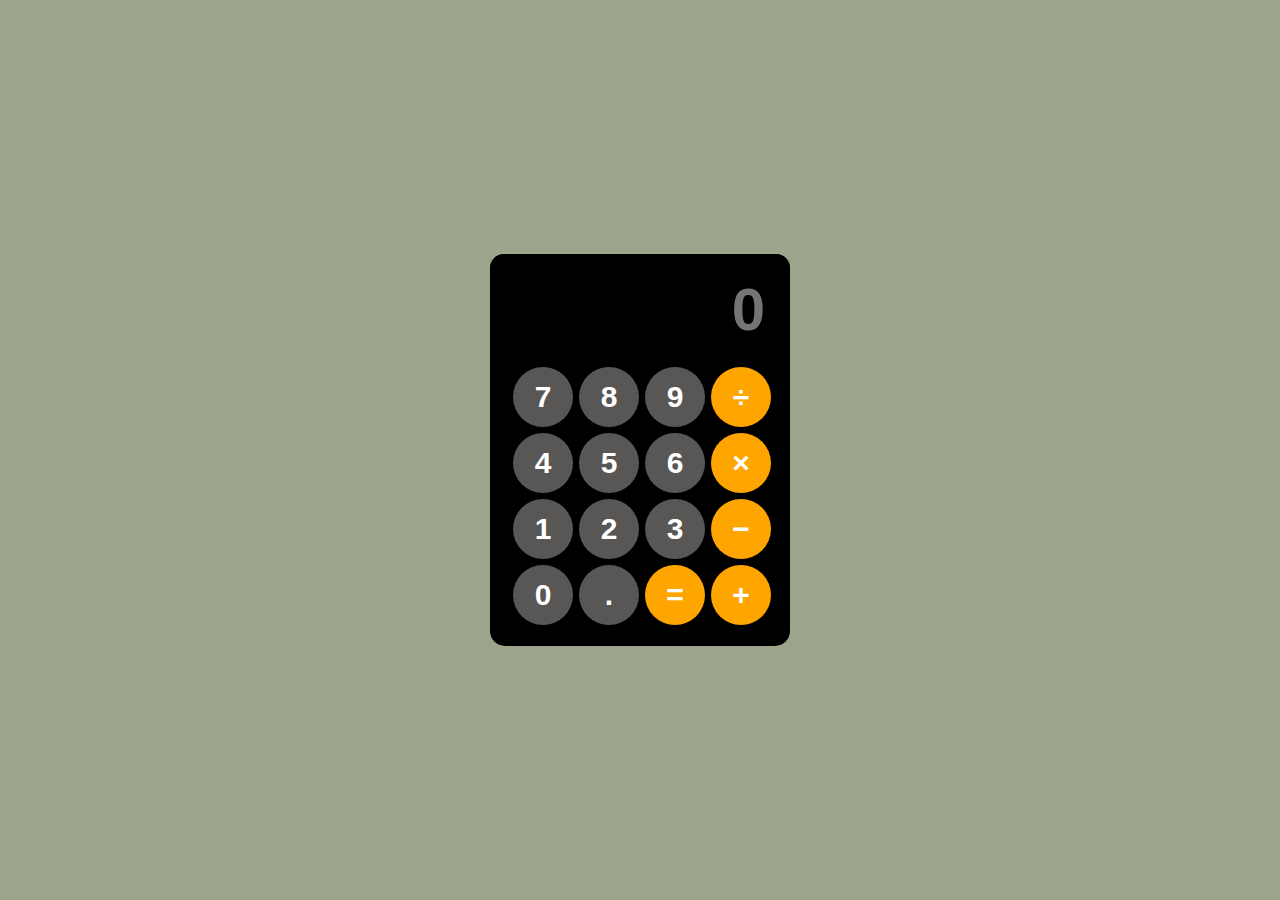
<file: index.html>
<!DOCTYPE html>
<html>
   <head>
       <title>Calculator</title>
       <meta charset="utf-8">
       <link rel="stylesheet" href="style.css" type="text/css">
       <script src="script.js"></script>
   </head>
   <body>
      <div class="container">
        <form name="form">
           <div class="display">
               <input type="text" placeholder="0" name="display_result">
           </div>
           <div class="buttons">
               <div class="row">
                   <input type="button" class="gray" name="b7" value="7" onclick="func(b7.value)">
                   <input type="button" class="gray" name="b8" value="8" onclick="func(b8.value)">
                   <input type="button" class="gray" name="b9" value="9" onclick="func(b9.value)">
                   <input type="button" class="yellow" name="bdiv" value="÷" onclick="func(bdiv.value)">
               </div>
               <div class="row">
                   <input type="button" class="gray" name="b4" value="4" onclick="func(b4.value)">
                   <input type="button" class="gray" name="b5" value="5" onclick="func(b5.value)">
                   <input type="button" class="gray" name="b6" value="6" onclick="func(b6.value)">
                   <input type="button" class="yellow" name="bmulti" value="×" onclick="func(bmulti.value)">
               </div>
               <div class="row">
                   <input type="button" class="gray" name="b1" value="1" onclick="func(b1.value)">
                   <input type="button" class="gray" name="b2" value="2" onclick="func(b2.value)">
                   <input type="button" class="gray" name="b3" value="3" onclick="func(b3.value)">
                   <input type="button" class="yellow" name="bminus" value="−" onclick="func(bminus.value)">
               </div>
               <div class="row">
                   <input type="button" class="gray" name="b0" value="0" onclick="func(b0.value)">
                   <input type="button" class="gray" name="bdot" value="." onclick="func(bdot.value)">
                   <input type="button" class="yellow" value="=" onclick="display_result.value=eval(display_result.value)">
                   <input type="button" class="yellow" name="bplus" value="+" onclick="func(bplus.value)">
               </div>
           </div>
        </form>
      </div>
   </body>
</html>
</file>
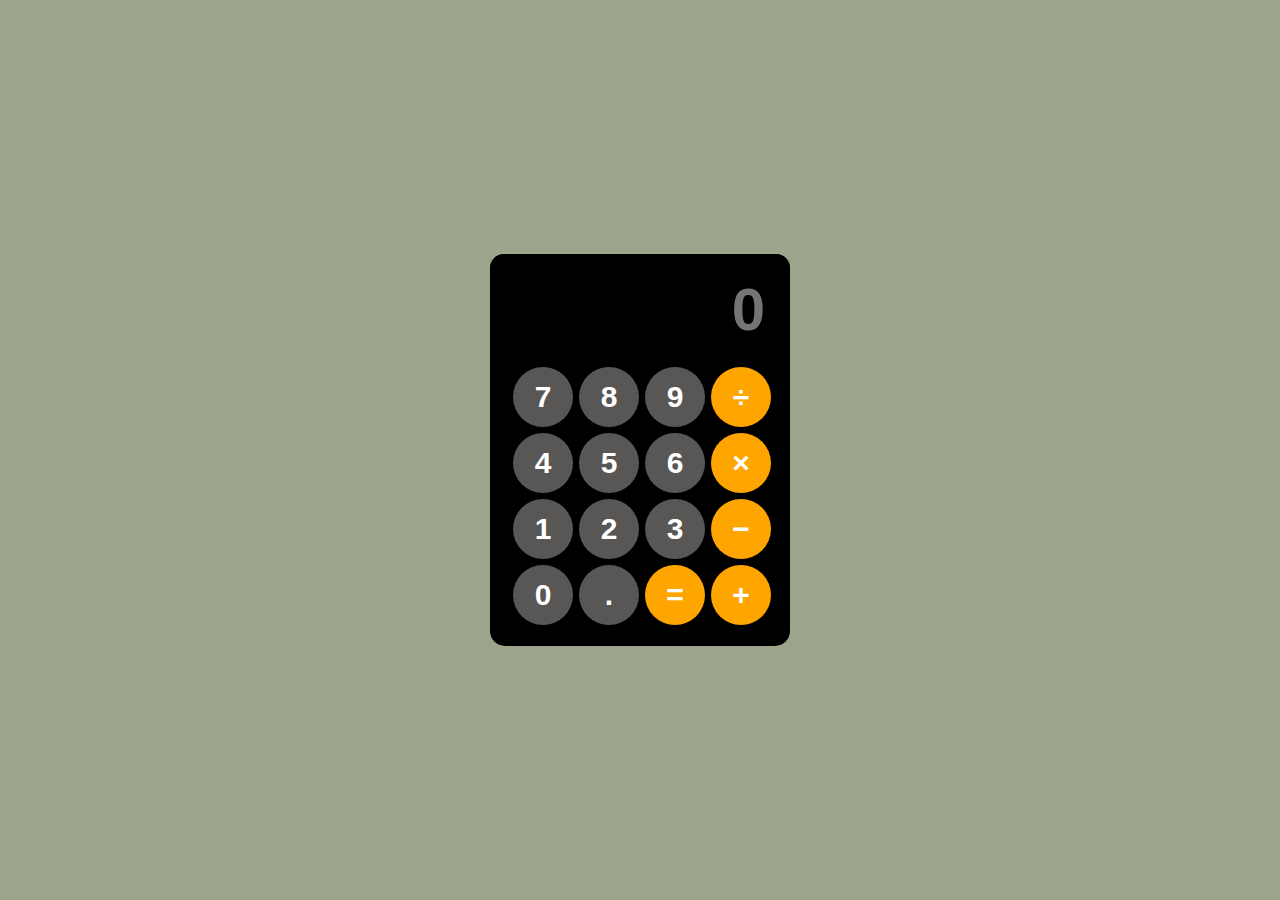
<file: src/index.html>
<!DOCTYPE html>
<html>
    <head>
        <title>Calculator</title>
        <meta charset="utf-8">
        <link rel="stylesheet" href="style.css" type="text/css">
        <script src="script.js"></script>
    </head>
    <body>
        <div class="container">
            <form name="form">
                <div class="display">
                    <input type="text" placeholder="0" name="display_result" readonly>
                </div>
                <div class="buttons">
                    <div class="row">
                        <input type="button" class="gray" name="b7" value="7" onclick="func(b7.value)">
                        <input type="button" class="gray" name="b8" value="8" onclick="func(b8.value)">
                        <input type="button" class="gray" name="b9" value="9" onclick="func(b9.value)">
                        <input type="button" class="yellow" name="bdiv" value="÷" onclick="func(bdiv.value)">
                    </div>
                    <div class="row">
                        <input type="button" class="gray" name="b4" value="4" onclick="func(b4.value)">
                        <input type="button" class="gray" name="b5" value="5" onclick="func(b5.value)">
                        <input type="button" class="gray" name="b6" value="6" onclick="func(b6.value)">
                        <input type="button" class="yellow" name="bmulti" value="×" onclick="func(bmulti.value)">
                    </div>
                    <div class="row">
                        <input type="button" class="gray" name="b1" value="1" onclick="func(b1.value)">
                        <input type="button" class="gray" name="b2" value="2" onclick="func(b2.value)">
                        <input type="button" class="gray" name="b3" value="3" onclick="func(b3.value)">
                        <input type="button" class="yellow" name="bminus" value="−" onclick="func(bminus.value)">
                    </div>
                    <div class="row">
                        <input type="button" class="gray" name="b0" value="0" onclick="func(b0.value)">
                        <input type="button" class="gray" name="bdot" value="." onclick="func(bdot.value)">
                        <input type="button" class="yellow" value="=" onclick="evalute(display_result.value)">
                        <input type="button" class="yellow" name="bplus" value="+" onclick="func(bplus.value)">
                    </div>
                </div>
            </form>
        </div>
    </body>
</html>
</file>
<file: style.css>
body {
    background-color: #9ca58b;
    margin: 0;
    padding: 0;
}

.container {
    position: fixed;
    top: 50%;
    left: 50%;
    transform: translate(-50%, -50%);
    background-color: black;
    box-shadow: beige;
    border-radius: 15px;
    padding-bottom: 18px;
    width: 300px;
}

.display {
    width: 100%;
    height: 40px;
    padding: 25px 0;
    background: black;
    border-top-left-radius: 14px;
    border-top-right-radius: 14px;
}

.buttons {
    padding: 20px 20px 0 20px;
}

.row {
    width: 280px;
}

input[type=button] {
    border-radius: 50%;
    margin: 3px;
}

.gray {
    width: 60px;
    height: 60px;
    float: left;
    padding: 0;
    margin: 5;
    box-sizing: border-box;
    background-color: rgb(88, 87, 85);
    border: none;
    font-size: 30px;
    line-height: 30px;
    font-weight: 700;
    color: white;
    cursor: pointer;
}

.gray:hover {
    background-color: rgb(146, 143, 143);
}

.yellow {
    width: 60px;
    height: 60px;
    float: left;
    padding: 0;
    margin: 5;
    box-sizing: border-box;
    background-color: orange;
    border: none;
    font-size: 30px;
    line-height: 30px;
    font-weight: 700;
    color: white;
    cursor: pointer;
}

.yellow:hover {
    background-color: rgb(218, 214, 214);
    color: orange;
}

input[type=text] {
    width: 250px;
    height: 60px;
    float: left;
    padding: 0;
    box-sizing: border-box;
    border: none;
    background-color: black;
    color: white;
    text-align: right;
    font-weight: 700;
    font-size: 60px;
    line-height: 60px;
    margin: 0 25px;
}

.blue {
    background-color: tomato;
    color: white;
}
</file>
<file: src/style.css>
body {
    background-color: #9ca58b;
    margin: 0;
    padding: 0;
}

.container {
    position: fixed;
    top: 50%;
    left: 50%;
    transform: translate(-50%, -50%);
    background-color: black;
    box-shadow: beige;
    border-radius: 15px;
    padding-bottom: 18px;
    width: 300px;
}

.display {
    width: 100%;
    height: 40px;
    padding: 25px 0;
    background: black;
    border-top-left-radius: 14px;
    border-top-right-radius: 14px;
}

.buttons {
    padding: 20px 20px 0 20px;
}

.row {
    width: 280px;
}

input[type=button] {
    width: 60px;
    height: 60px;
    float: left;
    padding: 0;
    box-sizing: border-box;
    border-radius: 50%;
    margin: 3px;
    border: none;
    font-size: 30px;
    line-height: 30px;
    font-weight: 700;
    color: white;
    cursor: pointer;
}

.gray {
    background-color: rgb(88, 87, 85);
}

.gray:hover {
    background-color: rgb(146, 143, 143);
}

.yellow {
    background-color: orange;
}

.yellow:hover {
    background-color: rgb(218, 214, 214);
    color: orange;
}

.blue {
    background-color: tomato;
}

input[type=text] {
    width: 250px;
    height: 60px;
    float: left;
    padding: 0;
    box-sizing: border-box;
    border: none;
    background-color: black;
    color: white;
    text-align: right;
    font-weight: 700;
    font-size: 60px;
    line-height: 60px;
    margin: 0 25px;
}
</file>
